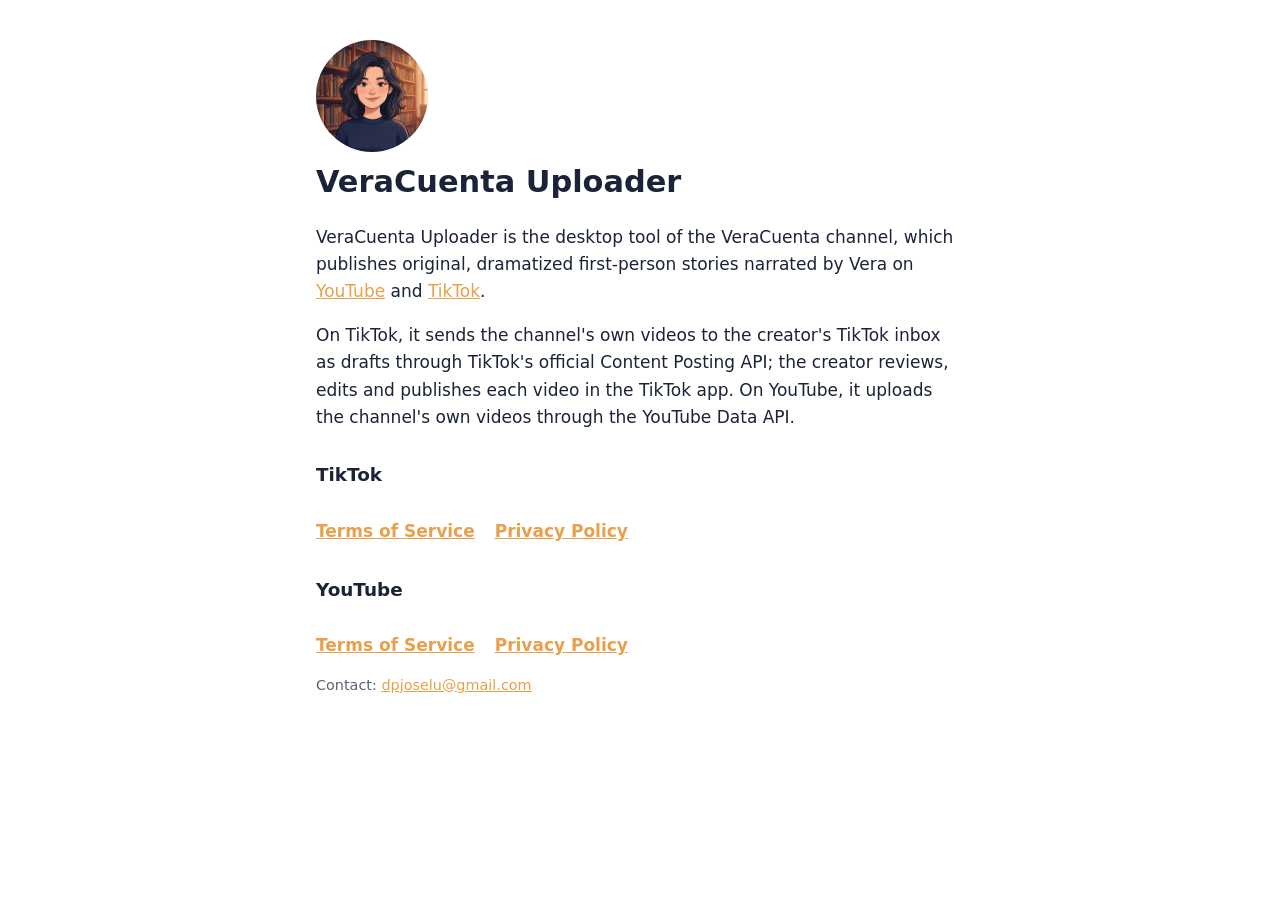
<file: index.html>
<!DOCTYPE html>
<html lang="en">
<head>
<meta charset="utf-8">
<meta name="viewport" content="width=device-width, initial-scale=1">
<title>VeraCuenta Uploader</title>
<link rel="stylesheet" href="style.css">
</head>
<body>
<main>
  <img src="avatar.png" alt="" class="avatar">
  <h1>VeraCuenta Uploader</h1>
  <p>VeraCuenta Uploader is the desktop tool of the VeraCuenta channel, which
  publishes original, dramatized first-person stories narrated by Vera on
  <a href="https://www.youtube.com/@VeraCuenta">YouTube</a> and
  <a href="https://www.tiktok.com/@veracuenta">TikTok</a>.</p>
  <p>On TikTok, it sends the channel's own videos to the creator's TikTok inbox
  as drafts through TikTok's official Content Posting API; the creator reviews,
  edits and publishes each video in the TikTok app. On YouTube, it uploads the
  channel's own videos through the YouTube Data API.</p>

  <h2>TikTok</h2>
  <nav>
    <a href="tiktok-terms.html">Terms of Service</a>
    <a href="tiktok-privacy.html">Privacy Policy</a>
  </nav>

  <h2>YouTube</h2>
  <nav>
    <a href="youtube-terms.html">Terms of Service</a>
    <a href="youtube-privacy.html">Privacy Policy</a>
  </nav>

  <p class="contacto">Contact: <a href="mailto:dpjoselu@gmail.com">dpjoselu@gmail.com</a></p>
</main>
</body>
</html>
</file>
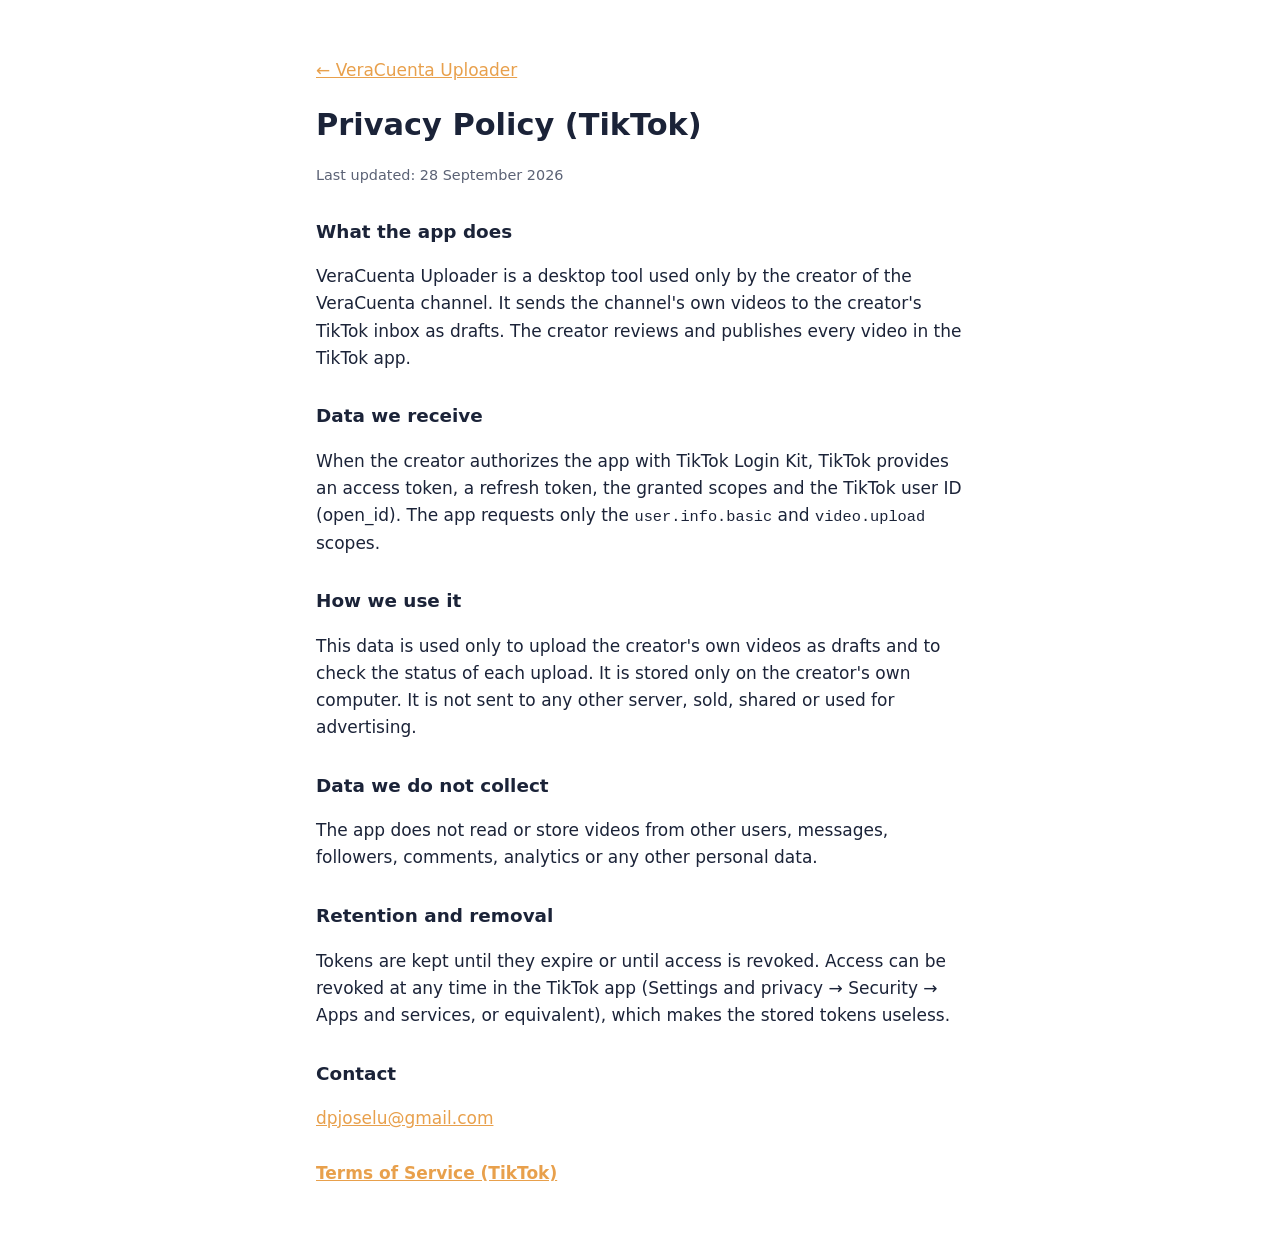
<file: tiktok-privacy.html>
<!DOCTYPE html>
<html lang="en">
<head>
<meta charset="utf-8">
<meta name="viewport" content="width=device-width, initial-scale=1">
<title>TikTok Privacy Policy – VeraCuenta Uploader</title>
<link rel="stylesheet" href="style.css">
</head>
<body>
<main>
  <p><a href="index.html">← VeraCuenta Uploader</a></p>
  <h1>Privacy Policy (TikTok)</h1>
  <p class="mini">Last updated: 28 September 2026</p>

  <h2>What the app does</h2>
  <p>VeraCuenta Uploader is a desktop tool used only by the creator of the
  VeraCuenta channel. It sends the channel's own videos to the creator's TikTok
  inbox as drafts. The creator reviews and publishes every video in the TikTok
  app.</p>

  <h2>Data we receive</h2>
  <p>When the creator authorizes the app with TikTok Login Kit, TikTok provides
  an access token, a refresh token, the granted scopes and the TikTok user ID
  (open_id). The app requests only the <code>user.info.basic</code> and
  <code>video.upload</code> scopes.</p>

  <h2>How we use it</h2>
  <p>This data is used only to upload the creator's own videos as drafts and to
  check the status of each upload. It is stored only on the creator's own
  computer. It is not sent to any other server, sold, shared or used for
  advertising.</p>

  <h2>Data we do not collect</h2>
  <p>The app does not read or store videos from other users, messages,
  followers, comments, analytics or any other personal data.</p>

  <h2>Retention and removal</h2>
  <p>Tokens are kept until they expire or until access is revoked. Access can
  be revoked at any time in the TikTok app (Settings and privacy → Security →
  Apps and services, or equivalent), which makes the stored tokens useless.</p>

  <h2>Contact</h2>
  <p><a href="mailto:dpjoselu@gmail.com">dpjoselu@gmail.com</a></p>

  <nav><a href="tiktok-terms.html">Terms of Service (TikTok)</a></nav>
</main>
</body>
</html>
</file>
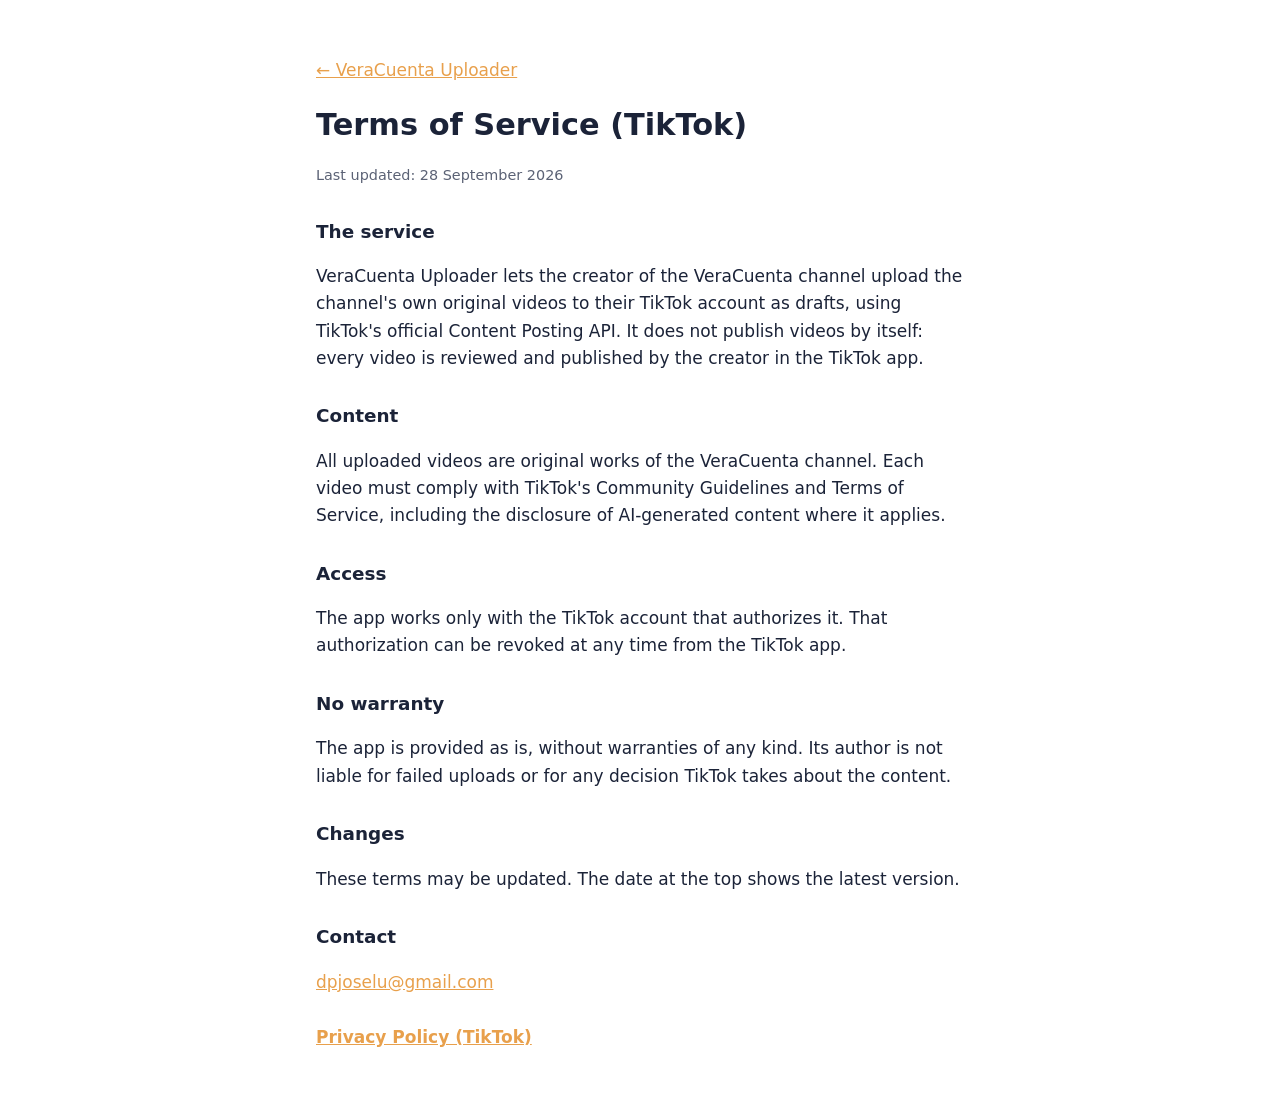
<file: tiktok-terms.html>
<!DOCTYPE html>
<html lang="en">
<head>
<meta charset="utf-8">
<meta name="viewport" content="width=device-width, initial-scale=1">
<title>TikTok Terms of Service – VeraCuenta Uploader</title>
<link rel="stylesheet" href="style.css">
</head>
<body>
<main>
  <p><a href="index.html">← VeraCuenta Uploader</a></p>
  <h1>Terms of Service (TikTok)</h1>
  <p class="mini">Last updated: 28 September 2026</p>

  <h2>The service</h2>
  <p>VeraCuenta Uploader lets the creator of the VeraCuenta channel upload the
  channel's own original videos to their TikTok account as drafts, using
  TikTok's official Content Posting API. It does not publish videos by itself:
  every video is reviewed and published by the creator in the TikTok app.</p>

  <h2>Content</h2>
  <p>All uploaded videos are original works of the VeraCuenta channel. Each
  video must comply with TikTok's Community Guidelines and Terms of Service,
  including the disclosure of AI-generated content where it applies.</p>

  <h2>Access</h2>
  <p>The app works only with the TikTok account that authorizes it. That
  authorization can be revoked at any time from the TikTok app.</p>

  <h2>No warranty</h2>
  <p>The app is provided as is, without warranties of any kind. Its author is
  not liable for failed uploads or for any decision TikTok takes about the
  content.</p>

  <h2>Changes</h2>
  <p>These terms may be updated. The date at the top shows the latest
  version.</p>

  <h2>Contact</h2>
  <p><a href="mailto:dpjoselu@gmail.com">dpjoselu@gmail.com</a></p>

  <nav><a href="tiktok-privacy.html">Privacy Policy (TikTok)</a></nav>
</main>
</body>
</html>
</file>
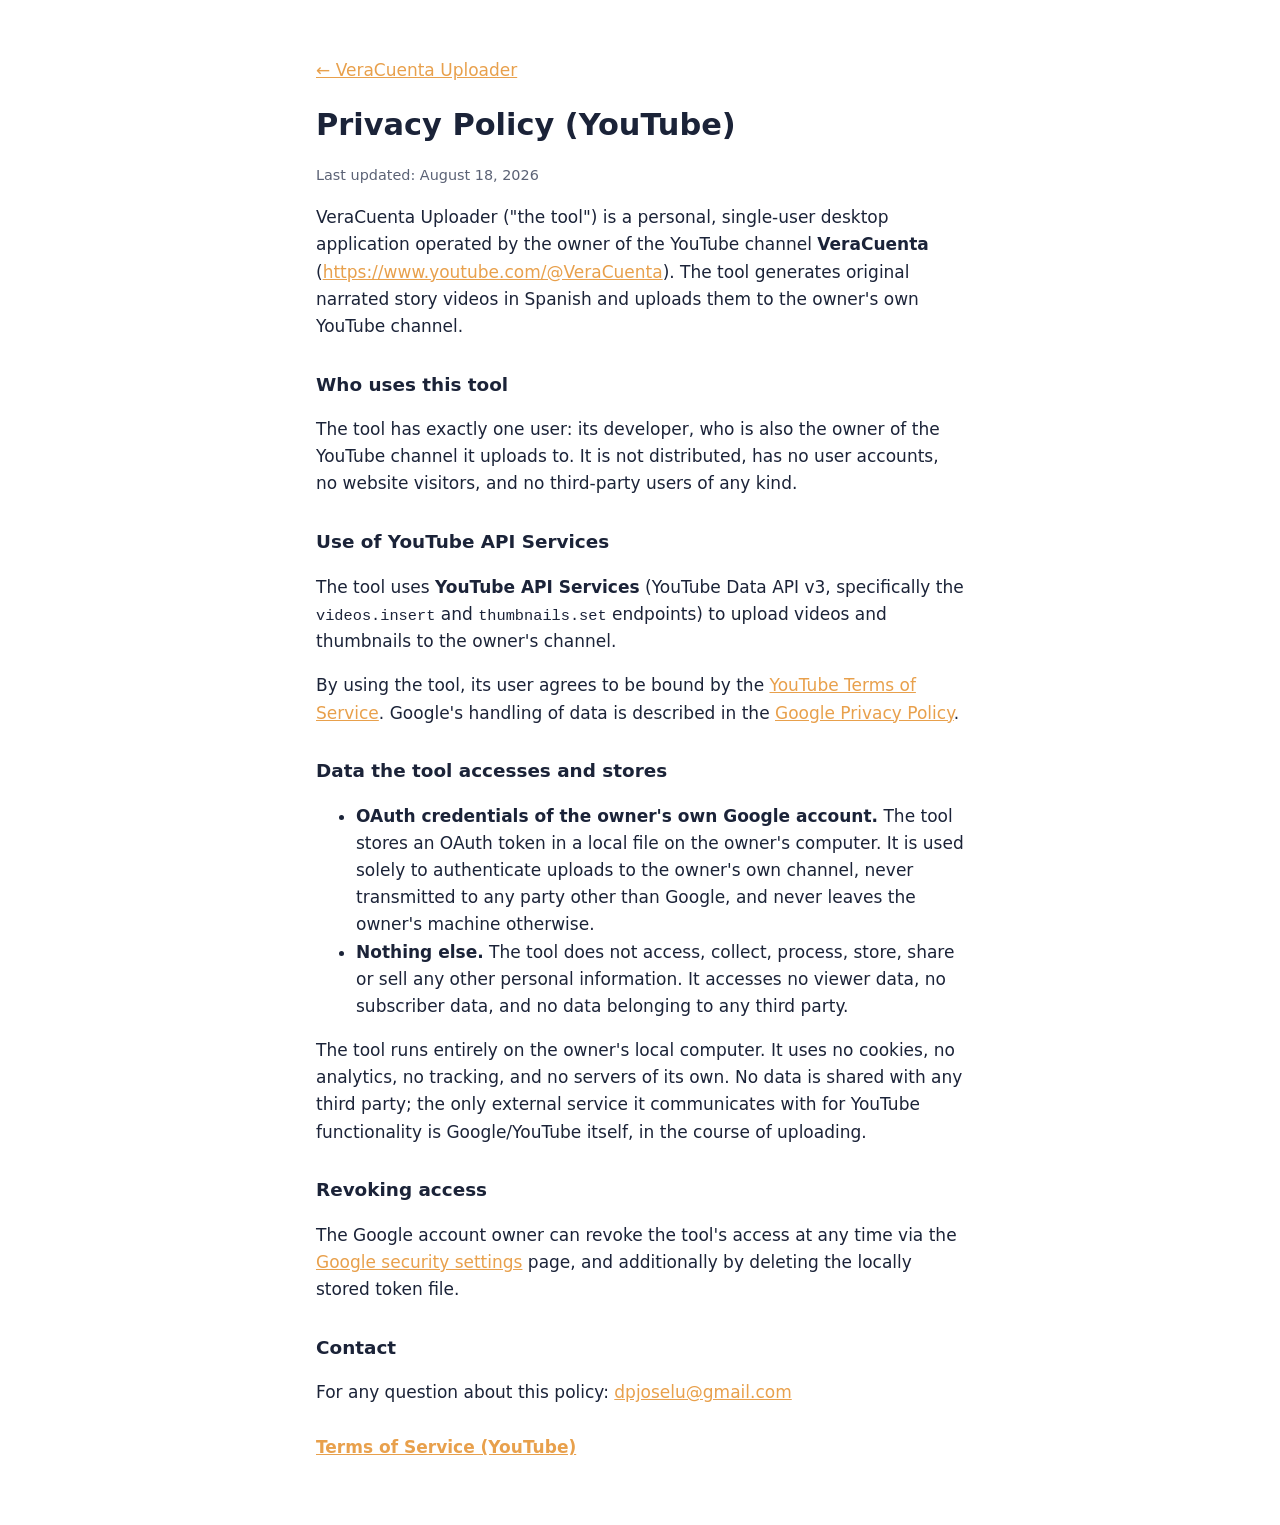
<file: youtube-privacy.html>
<!DOCTYPE html>
<html lang="en">
<head>
<meta charset="utf-8">
<meta name="viewport" content="width=device-width, initial-scale=1">
<title>YouTube Privacy Policy – VeraCuenta Uploader</title>
<link rel="stylesheet" href="style.css">
</head>
<body>
<main>
  <p><a href="index.html">← VeraCuenta Uploader</a></p>
  <h1>Privacy Policy (YouTube)</h1>
  <p class="mini">Last updated: August 18, 2026</p>

  <p>VeraCuenta Uploader ("the tool") is a personal, single-user desktop
  application operated by the owner of the YouTube channel <strong>VeraCuenta</strong>
  (<a href="https://www.youtube.com/@VeraCuenta">https://www.youtube.com/@VeraCuenta</a>).
  The tool generates original narrated story videos in Spanish and uploads them
  to the owner's own YouTube channel.</p>

  <h2>Who uses this tool</h2>
  <p>The tool has exactly one user: its developer, who is also the owner of the
  YouTube channel it uploads to. It is not distributed, has no user accounts,
  no website visitors, and no third-party users of any kind.</p>

  <h2>Use of YouTube API Services</h2>
  <p>The tool uses <strong>YouTube API Services</strong> (YouTube Data API v3,
  specifically the <code>videos.insert</code> and <code>thumbnails.set</code>
  endpoints) to upload videos and thumbnails to the owner's channel.</p>
  <p>By using the tool, its user agrees to be bound by the
  <a href="https://www.youtube.com/t/terms">YouTube Terms of Service</a>.
  Google's handling of data is described in the
  <a href="http://www.google.com/policies/privacy">Google Privacy Policy</a>.</p>

  <h2>Data the tool accesses and stores</h2>
  <ul>
    <li><strong>OAuth credentials of the owner's own Google account.</strong>
    The tool stores an OAuth token in a local file on the owner's computer. It
    is used solely to authenticate uploads to the owner's own channel, never
    transmitted to any party other than Google, and never leaves the owner's
    machine otherwise.</li>
    <li><strong>Nothing else.</strong> The tool does not access, collect,
    process, store, share or sell any other personal information. It accesses
    no viewer data, no subscriber data, and no data belonging to any third
    party.</li>
  </ul>
  <p>The tool runs entirely on the owner's local computer. It uses no cookies,
  no analytics, no tracking, and no servers of its own. No data is shared with
  any third party; the only external service it communicates with for YouTube
  functionality is Google/YouTube itself, in the course of uploading.</p>

  <h2>Revoking access</h2>
  <p>The Google account owner can revoke the tool's access at any time via the
  <a href="https://security.google.com/settings/security/permissions">Google security settings</a>
  page, and additionally by deleting the locally stored token file.</p>

  <h2>Contact</h2>
  <p>For any question about this policy:
  <a href="mailto:dpjoselu@gmail.com">dpjoselu@gmail.com</a></p>

  <nav><a href="youtube-terms.html">Terms of Service (YouTube)</a></nav>
</main>
</body>
</html>
</file>
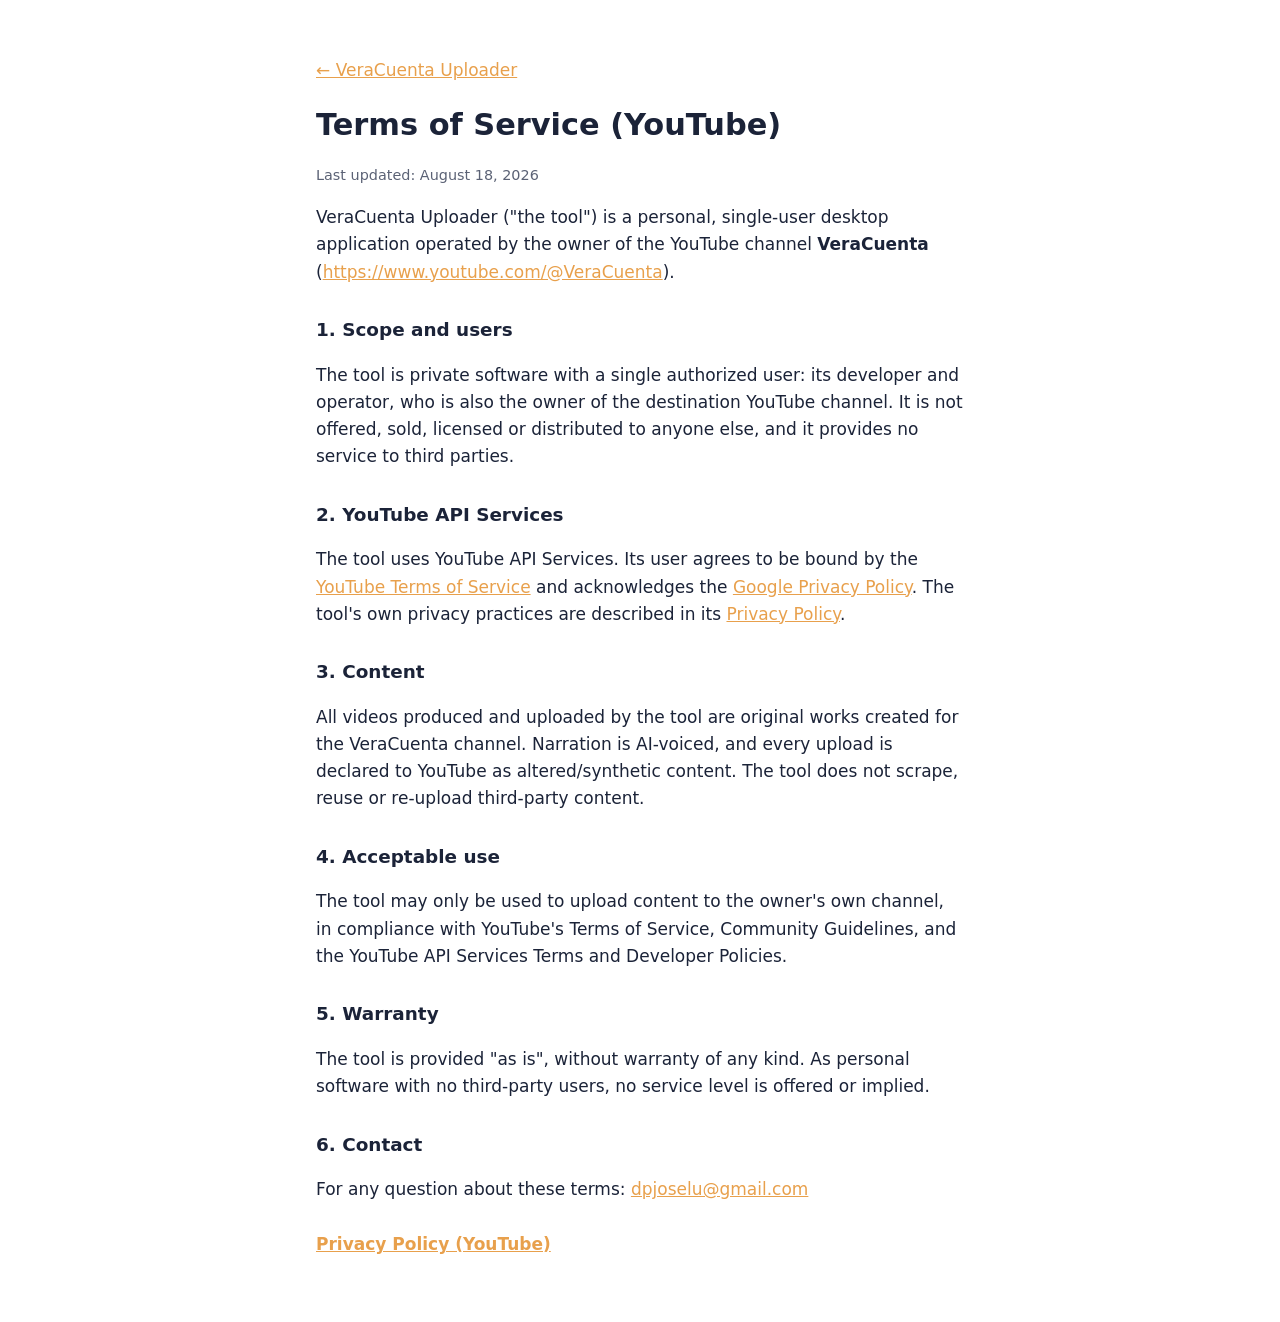
<file: youtube-terms.html>
<!DOCTYPE html>
<html lang="en">
<head>
<meta charset="utf-8">
<meta name="viewport" content="width=device-width, initial-scale=1">
<title>YouTube Terms of Service – VeraCuenta Uploader</title>
<link rel="stylesheet" href="style.css">
</head>
<body>
<main>
  <p><a href="index.html">← VeraCuenta Uploader</a></p>
  <h1>Terms of Service (YouTube)</h1>
  <p class="mini">Last updated: August 18, 2026</p>

  <p>VeraCuenta Uploader ("the tool") is a personal, single-user desktop
  application operated by the owner of the YouTube channel <strong>VeraCuenta</strong>
  (<a href="https://www.youtube.com/@VeraCuenta">https://www.youtube.com/@VeraCuenta</a>).</p>

  <h2>1. Scope and users</h2>
  <p>The tool is private software with a single authorized user: its developer
  and operator, who is also the owner of the destination YouTube channel. It is
  not offered, sold, licensed or distributed to anyone else, and it provides no
  service to third parties.</p>

  <h2>2. YouTube API Services</h2>
  <p>The tool uses YouTube API Services. Its user agrees to be bound by the
  <a href="https://www.youtube.com/t/terms">YouTube Terms of Service</a> and
  acknowledges the
  <a href="http://www.google.com/policies/privacy">Google Privacy Policy</a>.
  The tool's own privacy practices are described in its
  <a href="youtube-privacy.html">Privacy Policy</a>.</p>

  <h2>3. Content</h2>
  <p>All videos produced and uploaded by the tool are original works created for
  the VeraCuenta channel. Narration is AI-voiced, and every upload is declared
  to YouTube as altered/synthetic content. The tool does not scrape, reuse or
  re-upload third-party content.</p>

  <h2>4. Acceptable use</h2>
  <p>The tool may only be used to upload content to the owner's own channel, in
  compliance with YouTube's Terms of Service, Community Guidelines, and the
  YouTube API Services Terms and Developer Policies.</p>

  <h2>5. Warranty</h2>
  <p>The tool is provided "as is", without warranty of any kind. As personal
  software with no third-party users, no service level is offered or
  implied.</p>

  <h2>6. Contact</h2>
  <p>For any question about these terms:
  <a href="mailto:dpjoselu@gmail.com">dpjoselu@gmail.com</a></p>

  <nav><a href="youtube-privacy.html">Privacy Policy (YouTube)</a></nav>
</main>
</body>
</html>
</file>
<file: style.css>
:root { --fondo: #ffffff; --texto: #1B2338; --acento: #E8A04C; --suave: #5b6275; }
@media (prefers-color-scheme: dark) {
  :root { --fondo: #12151f; --texto: #e9ecf3; --suave: #a3a9b8; }
}
* { box-sizing: border-box; }
body { margin: 0; background: var(--fondo); color: var(--texto);
       font: 17px/1.6 system-ui, -apple-system, "Segoe UI", sans-serif; }
main { max-width: 680px; margin: 0 auto; padding: 40px 16px 64px; }
h1 { font-size: 1.9rem; margin: 0.2em 0 0.4em; }
h2 { font-size: 1.15rem; margin: 1.6em 0 0.3em; }
a { color: var(--acento); }
nav { display: flex; gap: 20px; flex-wrap: wrap; margin-top: 28px; font-weight: 600; }
.avatar { width: 112px; height: 112px; border-radius: 50%; display: block; }
.mini, .contacto { color: var(--suave); font-size: 0.9rem; }
code { font-size: 0.9em; }
</file>
